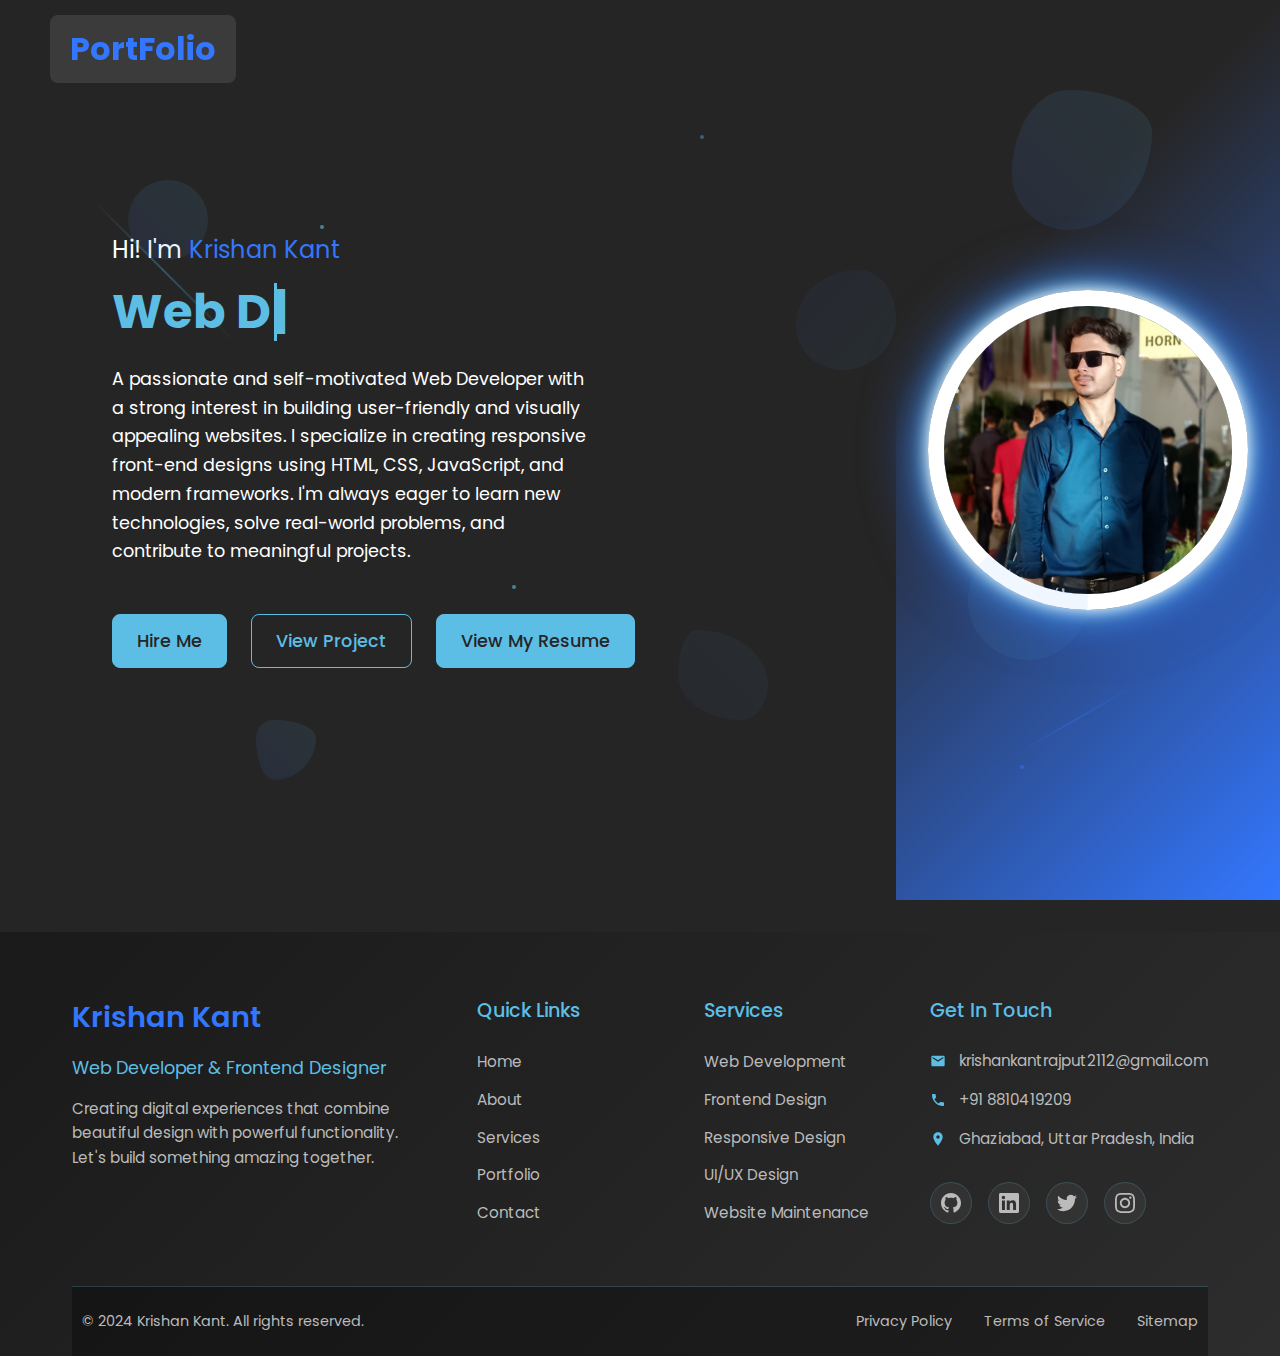
<file: index.html>
<!DOCTYPE html>
<html lang="en">

<head>
    <meta charset="UTF-8">
    <meta name="viewport" content="width=device-width, initial-scale=1.0">
    <title>Krishan Kant - Portfolio</title>
    <link rel="stylesheet" href="Assets/CSS/main-style.css">
    <link rel="icon" href="Assets/Images/My Dp.jpg" type="image/png">
</head>

<body>
    <div class="portfolio-wrapper">
        <!-- Dynamic Shapes Background -->
        <div class="dynamic-shapes">
            <div class="shape shape-1"></div>
            <div class="shape shape-2"></div>
            <div class="shape shape-3"></div>
            <div class="shape shape-4"></div>
            <div class="shape shape-5"></div>
            <div class="shape shape-6"></div>
            <div class="floating-dots">
                <div class="dot dot-1"></div>
                <div class="dot dot-2"></div>
                <div class="dot dot-3"></div>
                <div class="dot dot-4"></div>
                <div class="dot dot-5"></div>
            </div>
        </div>

        <!-- Navigation Bar -->
        <nav class="navbar" id="navbar">
            <!-- Logo -->
            <div class="logo">PortFolio</div>
            <!-- Hamburger Menu -->
            <div class="hamburger" id="hamburger">
                <span class="hamburger-line"></span>
                <span class="hamburger-line"></span>
                <span class="hamburger-line"></span>
            </div>
            <!-- Navigation Links -->
            <ul class="navlist" id="navlist">
                <li>
                    <a href="#home" style="animation-delay: 0.2s;">Home</a>
                </li>
                <li>
                    <a href="Assets/work.html" style="animation-delay: 0.4s;">Work</a>
                </li>
                <li>
                    <a href="Assets/about.html" style="animation-delay: 0.6s;">About</a>
                </li>
                <li>
                    <a href="https://nowfloat.netlify.app/" target="_blank" rel="noopener noreferrer"
                        style="animation-delay: 0.8s;">Project</a>
                </li>
            </ul>
        </nav>

        <div class="portfolio-container" id="home">
            <!-- Left Section -->
            <div class="left-container">
                <!-- Social Icons -->
                <div class="icons" id="socialIcons">
                    <a href="https://github.com/settings/profile" target="_blank" rel="noopener noreferrer"
                        style="animation-delay: 0.2s;">
                        <svg width="24" height="24" viewBox="0 0 24 24" fill="currentColor">
                            <path
                                d="M12 0c-6.626 0-12 5.373-12 12 0 5.302 3.438 9.8 8.207 11.387.599.111.793-.261.793-.577v-2.234c-3.338.726-4.033-1.416-4.033-1.416-.546-1.387-1.333-1.756-1.333-1.756-1.089-.745.083-.729.083-.729 1.205.084 1.839 1.237 1.839 1.237 1.07 1.834 2.807 1.304 3.492.997.107-.775.418-1.305.762-1.604-2.665-.305-5.467-1.334-5.467-5.931 0-1.311.469-2.381 1.236-3.221-.124-.303-.535-1.524.117-3.176 0 0 1.008-.322 3.301 1.23.957-.266 1.983-.399 3.003-.404 1.02.005 2.047.138 3.006.404 2.291-1.552 3.297-1.23 3.297-1.23.653 1.653.242 2.874.118 3.176.77.84 1.235 1.911 1.235 3.221 0 4.609-2.807 5.624-5.479 5.921.43.372.823 1.102.823 2.222v3.293c0 .319.192.694.801.576 4.765-1.589 8.199-6.086 8.199-11.386 0-6.627-5.373-12-12-12z" />
                        </svg>
                    </a>
                    <a href="https://www.linkedin.com/in/krishan-kant-615740305/" target="_blank"
                        rel="noopener noreferrer" style="animation-delay: 0.4s;">
                        <svg width="24" height="24" viewBox="0 0 24 24" fill="currentColor">
                            <path
                                d="M20.447 20.452h-3.554v-5.569c0-1.328-.027-3.037-1.852-3.037-1.853 0-2.136 1.445-2.136 2.939v5.667H9.351V9h3.414v1.561h.046c.477-.9 1.637-1.85 3.37-1.85 3.601 0 4.267 2.37 4.267 5.455v6.286zM5.337 7.433c-1.144 0-2.063-.926-2.063-2.065 0-1.138.92-2.063 2.063-2.063 1.14 0 2.064.925 2.064 2.063 0 1.139-.925 2.065-2.064 2.065zm1.782 13.019H3.555V9h3.564v11.452zM22.225 0H1.771C.792 0 0 .774 0 1.729v20.542C0 23.227.792 24 1.771 24h20.451C23.2 24 24 23.227 24 22.271V1.729C24 .774 23.2 0 22.222 0h.003z" />
                        </svg>
                    </a>
                    <a href="#" target="_blank" rel="noopener noreferrer" style="animation-delay: 0.6s;">
                        <svg width="24" height="24" viewBox="0 0 24 24" fill="currentColor">
                            <path
                                d="M23.953 4.57a10 10 0 01-2.825.775 4.958 4.958 0 002.163-2.723c-.951.555-2.005.959-3.127 1.184a4.92 4.92 0 00-8.384 4.482C7.69 8.095 4.067 6.13 1.64 3.162a4.822 4.822 0 00-.666 2.475c0 1.71.87 3.213 2.188 4.096a4.904 4.904 0 01-2.228-.616v.06a4.923 4.923 0 003.946 4.827 4.996 4.996 0 01-2.212.085 4.936 4.936 0 004.604 3.417 9.867 9.867 0 01-6.102 2.105c-.39 0-.779-.023-1.17-.067a13.995 13.995 0 007.557 2.209c9.053 0 13.998-7.496 13.998-13.985 0-.21 0-.42-.015-.63A9.935 9.935 0 0024 4.59z" />
                        </svg>
                    </a>
                    <a href="https://www.instagram.com/kkrajput_002/" target="_blank" rel="noopener noreferrer"
                        style="animation-delay: 0.8s;">
                        <svg width="24" height="24" viewBox="0 0 24 24" fill="currentColor">
                            <path
                                d="M12 2.163c3.204 0 3.584.012 4.85.07 3.252.148 4.771 1.691 4.919 4.919.058 1.265.069 1.645.069 4.849 0 3.205-.012 3.584-.069 4.849-.149 3.225-1.664 4.771-4.919 4.919-1.266.058-1.644.07-4.85.07-3.204 0-3.584-.012-4.849-.07-3.26-.149-4.771-1.699-4.919-4.92-.058-1.265-.07-1.644-.07-4.849 0-3.204.013-3.583.07-4.849.149-3.227 1.664-4.771 4.919-4.919 1.266-.057 1.645-.069 4.849-.069zm0-2.163c-3.259 0-3.667.014-4.947.072-4.358.2-6.78 2.618-6.98 6.98-.059 1.281-.073 1.689-.073 4.948 0 3.259.014 3.668.072 4.948.2 4.358 2.618 6.78 6.98 6.98 1.281.058 1.689.072 4.948.072 3.259 0 3.668-.014 4.948-.072 4.354-.2 6.782-2.618 6.979-6.98.059-1.28.073-1.689.073-4.948 0-3.259-.014-3.667-.072-4.947-.196-4.354-2.617-6.78-6.979-6.98-1.281-.059-1.69-.073-4.949-.073zm0 5.838c-3.403 0-6.162 2.759-6.162 6.162s2.759 6.163 6.162 6.163 6.162-2.759 6.162-6.163c0-3.403-2.759-6.162-6.162-6.162zm0 10.162c-2.209 0-4-1.79-4-4 0-2.209 1.791-4 4-4s4 1.791 4 4c0 2.21-1.791 4-4 4zm6.406-11.845c-.796 0-1.441.645-1.441 1.44s.645 1.44 1.441 1.44c.795 0 1.439-.645 1.439-1.44s-.644-1.44-1.439-1.44z" />
                        </svg>
                    </a>
                </div>
                <!-- Content -->
                <div class="content">
                    <p class="intro">
                        Hi! I'm <span>Krishan Kant</span>
                    </p>
                    <h1>
                        <span id="role" class="typing-text">
                            <span class="cursor">|</span>
                        </span>
                    </h1>
                    <p class="about" id="role1">
                        A passionate and self-motivated Web Developer with a strong
                        interest in building user-friendly and visually appealing websites. I specialize in creating
                        responsive front-end designs using HTML, CSS, JavaScript, and modern frameworks. I'm always
                        eager to
                        learn new technologies, solve real-world problems, and contribute to meaningful projects.
                    </p>
                    <div class="btn-container">
                        <button id="hireBtn">Hire Me</button>
                        <button id="projectBtn">View Project</button>
                        <button id="resumeBtn"
                            onclick="window.open('Assets/resume.html', '_blank')">View
                            My Resume</button>
                    </div>

                    <!-- Mobile Social Icons -->
                    <div class="mobile-social">
                        <a href="https://github.com/settings/profile" target="_blank" rel="noopener noreferrer"
                            title="GitHub">
                            <svg width="20" height="20" viewBox="0 0 24 24" fill="currentColor">
                                <path
                                    d="M12 0c-6.626 0-12 5.373-12 12 0 5.302 3.438 9.8 8.207 11.387.599.111.793-.261.793-.577v-2.234c-3.338.726-4.033-1.416-4.033-1.416-.546-1.387-1.333-1.756-1.333-1.756-1.089-.745.083-.729.083-.729 1.205.084 1.839 1.237 1.839 1.237 1.07 1.834 2.807 1.304 3.492.997.107-.775.418-1.305.762-1.604-2.665-.305-5.467-1.334-5.467-5.931 0-1.311.469-2.381 1.236-3.221-.124-.303-.535-1.524.117-3.176 0 0 1.008-.322 3.301 1.23.957-.266 1.983-.399 3.003-.404 1.02.005 2.047.138 3.006.404 2.291-1.552 3.297-1.23 3.297-1.23.653 1.653.242 2.874.118 3.176.77.84 1.235 1.911 1.235 3.221 0 4.609-2.807 5.624-5.479 5.921.43.372.823 1.102.823 2.222v3.293c0 .319.192.694.801.576 4.765-1.589 8.199-6.086 8.199-11.386 0-6.627-5.373-12-12-12z" />
                            </svg>
                        </a>
                        <a href="https://www.linkedin.com/in/krishan-kant-615740305/" target="_blank"
                            rel="noopener noreferrer" title="LinkedIn">
                            <svg width="20" height="20" viewBox="0 0 24 24" fill="currentColor">
                                <path
                                    d="M20.447 20.452h-3.554v-5.569c0-1.328-.027-3.037-1.852-3.037-1.853 0-2.136 1.445-2.136 2.939v5.667H9.351V9h3.414v1.561h.046c.477-.9 1.637-1.85 3.37-1.85 3.601 0 4.267 2.37 4.267 5.455v6.286zM5.337 7.433c-1.144 0-2.063-.926-2.063-2.065 0-1.138.92-2.063 2.063-2.063 1.14 0 2.064.925 2.064 2.063 0 1.139-.925 2.065-2.064 2.065zm1.782 13.019H3.555V9h3.564v11.452zM22.225 0H1.771C.792 0 0 .774 0 1.729v20.542C0 23.227.792 24 1.771 24h20.451C23.2 24 24 23.227 24 22.271V1.729C24 .774 23.2 0 22.222 0h.003z" />
                            </svg>
                        </a>
                        <a href="#" target="_blank" rel="noopener noreferrer" title="Twitter">
                            <svg width="20" height="20" viewBox="0 0 24 24" fill="currentColor">
                                <path
                                    d="M23.953 4.57a10 10 0 01-2.825.775 4.958 4.958 0 002.163-2.723c-.951.555-2.005.959-3.127 1.184a4.92 4.92 0 00-8.384 4.482C7.69 8.095 4.067 6.13 1.64 3.162a4.822 4.822 0 00-.666 2.475c0 1.71.87 3.213 2.188 4.096a4.904 4.904 0 01-2.228-.616v.06a4.923 4.923 0 003.946 4.827 4.996 4.996 0 01-2.212.085 4.936 4.936 0 004.604 3.417 9.867 9.867 0 01-6.102 2.105c-.39 0-.779-.023-1.17-.067a13.995 13.995 13.995 0 007.557 2.209c9.053 0 13.998-7.496 13.998-13.985 0-.21 0-.42-.015-.63A9.935 9.935 0 0024 4.59z" />
                            </svg>
                        </a>
                        <a href="https://instagram.com" target="_blank" rel="noopener noreferrer" title="Instagram">
                            <svg width="20" height="20" viewBox="0 0 24 24" fill="currentColor">
                                <path
                                    d="M12 2.163c3.204 0 3.584.012 4.85.07 3.252.148 4.771 1.691 4.919 4.919.058 1.265.069 1.645.069 4.849 0 3.205-.012 3.584-.069 4.849-.149 3.225-1.664 4.771-4.919 4.919-1.266.058-1.644.07-4.85.07-3.204 0-3.584-.012-4.849-.07-3.26-.149-4.771-1.699-4.919-4.92-.058-1.265-.07-1.644-.07-4.849 0-3.204.013-3.583.07-4.849.149-3.227 1.664-4.771 4.919-4.919 1.266-.057 1.645-.069 4.849-.069zm0-2.163c-3.259 0-3.667.014-4.947.072-4.358.2-6.78 2.618-6.98 6.98-.059 1.281-.073 1.689-.073 4.948 0 3.259.014 3.668.072 4.948.2 4.358 2.618 6.78 6.98 6.98 1.281.058 1.689.072 4.948.072 3.259 0 3.668-.014 4.948-.072 4.354-.2 6.782-2.618 6.979-6.98.059-1.28.073-1.689.073-4.948 0-3.259-.014-3.667-.072-4.947-.196-4.354-2.617-6.78-6.979-6.98-1.281-.059-1.69-.073-4.949-.073zm0 5.838c-3.403 0-6.162 2.759-6.162 6.162s2.759 6.163 6.162 6.163 6.162-2.759 6.162-6.163c0-3.403-2.759-6.162-6.162-6.162zm0 10.162c-2.209 0-4-1.79-4-4 0-2.209 1.791-4 4-4s4 1.791 4 4c0 2.21-1.791 4-4 4zm6.406-11.845c-.796 0-1.441.645-1.441 1.44s.645 1.44 1.441 1.44c.795 0 1.439-.645 1.439-1.44s-.644-1.44-1.439-1.44z" />
                            </svg>
                        </a>
                    </div>
                </div>
            </div>
            <!-- Right Section -->
            <div class="right-container">
                <div class="design">
                    <div class="circle outer-circle"></div>
                    <div class="circle profile-circle">
                        <img src="Assets/Images/My Dp.jpg" alt="Krishan Kant - Web Developer">
                    </div>
                </div>
            </div>
        </div>

        <!-- Footer Section -->
        <footer class="footer" id="contact">
            <div class="footer-container">
                <!-- Footer Top -->
                <div class="footer-top">
                    <div class="footer-section">
                        <div class="footer-brand">
                            <h3>Krishan Kant</h3>
                            <p>Web Developer & Frontend Designer</p>
                            <p class="footer-description">
                                Creating digital experiences that combine beautiful design with powerful functionality.
                                Let's build something amazing together.
                            </p>
                        </div>
                    </div>
                    <div class="footer-section">
                        <h4>Quick Links</h4>
                        <ul class="footer-links">
                            <li><a href="#home">Home</a></li>
                            <li><a href="#about">About</a></li>
                            <li><a href="#services">Services</a></li>
                            <li><a href="#portfolio">Portfolio</a></li>
                            <li><a href="#contact">Contact</a></li>
                        </ul>
                    </div>
                    <div class="footer-section">
                        <h4>Services</h4>
                        <ul class="footer-links">
                            <li><a href="#">Web Development</a></li>
                            <li><a href="#">Frontend Design</a></li>
                            <li><a href="#">Responsive Design</a></li>
                            <li><a href="#">UI/UX Design</a></li>
                            <li><a href="#">Website Maintenance</a></li>
                        </ul>
                    </div>
                    <div class="footer-section">
                        <h4>Get In Touch</h4>
                        <div class="contact-info">
                            <div class="contact-item">
                                <svg width="16" height="16" viewBox="0 0 24 24" fill="currentColor">
                                    <path
                                        d="M20 4H4c-1.1 0-1.99.9-1.99 2L2 18c0 1.1.9 2 2 2h16c1.1 0 2-.9 2-2V6c0-1.1-.9-2-2-2zm0 4l-8 5-8-5V6l8 5 8-5v2z" />
                                </svg>
                                <a href="mailto:krishankantrajput2112@gmail.com">krishankantrajput2112@gmail.com</a>
                            </div>
                            <div class="contact-item">
                                <svg width="16" height="16" viewBox="0 0 24 24" fill="currentColor">
                                    <path
                                        d="M6.62 10.79c1.44 2.83 3.76 5.14 6.59 6.59l2.2-2.2c.27-.27.67-.36 1.02-.24 1.12.37 2.33.57 3.57.57.55 0 1 .45 1 1V20c0 .55-.45 1-1 1-9.39 0-17-7.61-17-17 0-.55.45-1 1-1h3.5c.55 0 1 .45 1 1 0 1.25.2 2.45.57 3.57.11.35.03.74-.25 1.02l-2.2 2.2z" />
                                </svg>
                                <a href="tel:+918810419209">+91 8810419209</a>
                            </div>
                            <div class="contact-item">
                                <svg width="16" height="16" viewBox="0 0 24 24" fill="currentColor">
                                    <path
                                        d="M12 2C8.13 2 5 5.13 5 9c0 5.25 7 13 7 13s7-7.75 7-13c0-3.87-3.13-7-7-7zm0 9.5c-1.38 0-2.5-1.12-2.5-2.5s1.12-2.5 2.5-2.5 2.5 1.12 2.5 2.5-1.12 2.5-2.5 2.5z" />
                                </svg>
                                <span>Ghaziabad, Uttar Pradesh, India</span>
                            </div>
                        </div>
                        <!-- Footer Social Icons -->
                        <div class="footer-social">
                            <a href="https://github.com/settings/profile" target="_blank" rel="noopener noreferrer"
                                title="GitHub">
                                <svg width="20" height="20" viewBox="0 0 24 24" fill="currentColor">
                                    <path
                                        d="M12 0c-6.626 0-12 5.373-12 12 0 5.302 3.438 9.8 8.207 11.387.599.111.793-.261.793-.577v-2.234c-3.338.726-4.033-1.416-4.033-1.416-.546-1.387-1.333-1.756-1.333-1.756-1.089-.745.083-.729.083-.729 1.205.084 1.839 1.237 1.839 1.237 1.07 1.834 2.807 1.304 3.492.997.107-.775.418-1.305.762-1.604-2.665-.305-5.467-1.334-5.467-5.931 0-1.311.469-2.381 1.236-3.221-.124-.303-.535-1.524.117-3.176 0 0 1.008-.322 3.301 1.23.957-.266 1.983-.399 3.003-.404 1.02.005 2.047.138 3.006.404 2.291-1.552 3.297-1.23 3.297-1.23.653 1.653.242 2.874.118 3.176.77.84 1.235 1.911 1.235 3.221 0 4.609-2.807 5.624-5.479 5.921.43.372.823 1.102.823 2.222v3.293c0 .319.192.694.801.576 4.765-1.589 8.199-6.086 8.199-11.386 0-6.627-5.373-12-12-12z" />
                                </svg>
                            </a>
                            <a href="https://www.linkedin.com/in/krishan-kant-615740305/" target="_blank"
                                rel="noopener noreferrer" title="LinkedIn">
                                <svg width="20" height="20" viewBox="0 0 24 24" fill="currentColor">
                                    <path
                                        d="M20.447 20.452h-3.554v-5.569c0-1.328-.027-3.037-1.852-3.037-1.853 0-2.136 1.445-2.136 2.939v5.667H9.351V9h3.414v1.561h.046c.477-.9 1.637-1.85 3.37-1.85 3.601 0 4.267 2.37 4.267 5.455v6.286zM5.337 7.433c-1.144 0-2.063-.926-2.063-2.065 0-1.138.92-2.063 2.063-2.063 1.14 0 2.064.925 2.064 2.063 0 1.139-.925 2.065-2.064 2.065zm1.782 13.019H3.555V9h3.564v11.452zM22.225 0H1.771C.792 0 0 .774 0 1.729v20.542C0 23.227.792 24 1.771 24h20.451C23.2 24 24 23.227 24 22.271V1.729C24 .774 23.2 0 22.222 0h.003z" />
                                </svg>
                            </a>
                            <a href="#" target="_blank" rel="noopener noreferrer" title="Twitter">
                                <svg width="20" height="20" viewBox="0 0 24 24" fill="currentColor">
                                    <path
                                        d="M23.953 4.57a10 10 0 01-2.825.775 4.958 4.958 0 002.163-2.723c-.951.555-2.005.959-3.127 1.184a4.92 4.92 0 00-8.384 4.482C7.69 8.095 4.067 6.13 1.64 3.162a4.822 4.822 0 00-.666 2.475c0 1.71.87 3.213 2.188 4.096a4.904 4.904 0 01-2.228-.616v.06a4.923 4.923 0 003.946 4.827 4.996 4.996 0 01-2.212.085 4.936 4.936 0 004.604 3.417 9.867 9.867 0 01-6.102 2.105c-.39 0-.779-.023-1.17-.067a13.995 13.995 0 007.557 2.209c9.053 0 13.998-7.496 13.998-13.985 0-.21 0-.42-.015-.63A9.935 9.935 0 0024 4.59z" />
                                </svg>
                            </a>
                            <a href="https://instagram.com" target="_blank" rel="noopener noreferrer" title="Instagram">
                                <svg width="20" height="20" viewBox="0 0 24 24" fill="currentColor">
                                    <path
                                        d="M12 2.163c3.204 0 3.584.012 4.85.07 3.252.148 4.771 1.691 4.919 4.919.058 1.265.069 1.645.069 4.849 0 3.205-.012 3.584-.069 4.849-.149 3.225-1.664 4.771-4.919 4.919-1.266.058-1.644.07-4.85.07-3.204 0-3.584-.012-4.849-.07-3.26-.149-4.771-1.699-4.919-4.92-.058-1.265-.07-1.644-.07-4.849 0-3.204.013-3.583.07-4.849.149-3.227 1.664-4.771 4.919-4.919 1.266-.057 1.645-.069 4.849-.069zm0-2.163c-3.259 0-3.667.014-4.947.072-4.358.2-6.78 2.618-6.98 6.98-.059 1.281-.073 1.689-.073 4.948 0 3.259.014 3.668.072 4.948.2 4.358 2.618 6.78 6.98 6.98 1.281.058 1.689.072 4.948.072 3.259 0 3.668-.014 4.948-.072 4.354-.2 6.782-2.618 6.979-6.98.059-1.28.073-1.689.073-4.948 0-3.259-.014-3.667-.072-4.947-.196-4.354-2.617-6.78-6.979-6.98-1.281-.059-1.69-.073-4.949-.073zm0 5.838c-3.403 0-6.162 2.759-6.162 6.162s2.759 6.163 6.162 6.163 6.162-2.759 6.162-6.163c0-3.403-2.759-6.162-6.162-6.162zm0 10.162c-2.209 0-4-1.79-4-4 0-2.209 1.791-4 4-4s4 1.791 4 4c0 2.21-1.791 4-4 4zm6.406-11.845c-.796 0-1.441.645-1.441 1.44s.645 1.44 1.441 1.44c.795 0 1.439-.645 1.439-1.44s-.644-1.44-1.439-1.44z" />
                                </svg>
                            </a>
                        </div>
                    </div>
                </div>
                <!-- Footer Bottom -->
                <div class="footer-bottom">
                    <div class="footer-bottom-content">
                        <p>&copy; 2024 Krishan Kant. All rights reserved.</p>
                        <div class="footer-bottom-links">
                            <a href="#privacy">Privacy Policy</a>
                            <a href="#terms">Terms of Service</a>
                            <a href="#sitemap">Sitemap</a>
                        </div>
                    </div>
                </div>
            </div>
        </footer>
    </div>
    <script src="Assets/js/script.js"></script>
</body>


</html>
</file>
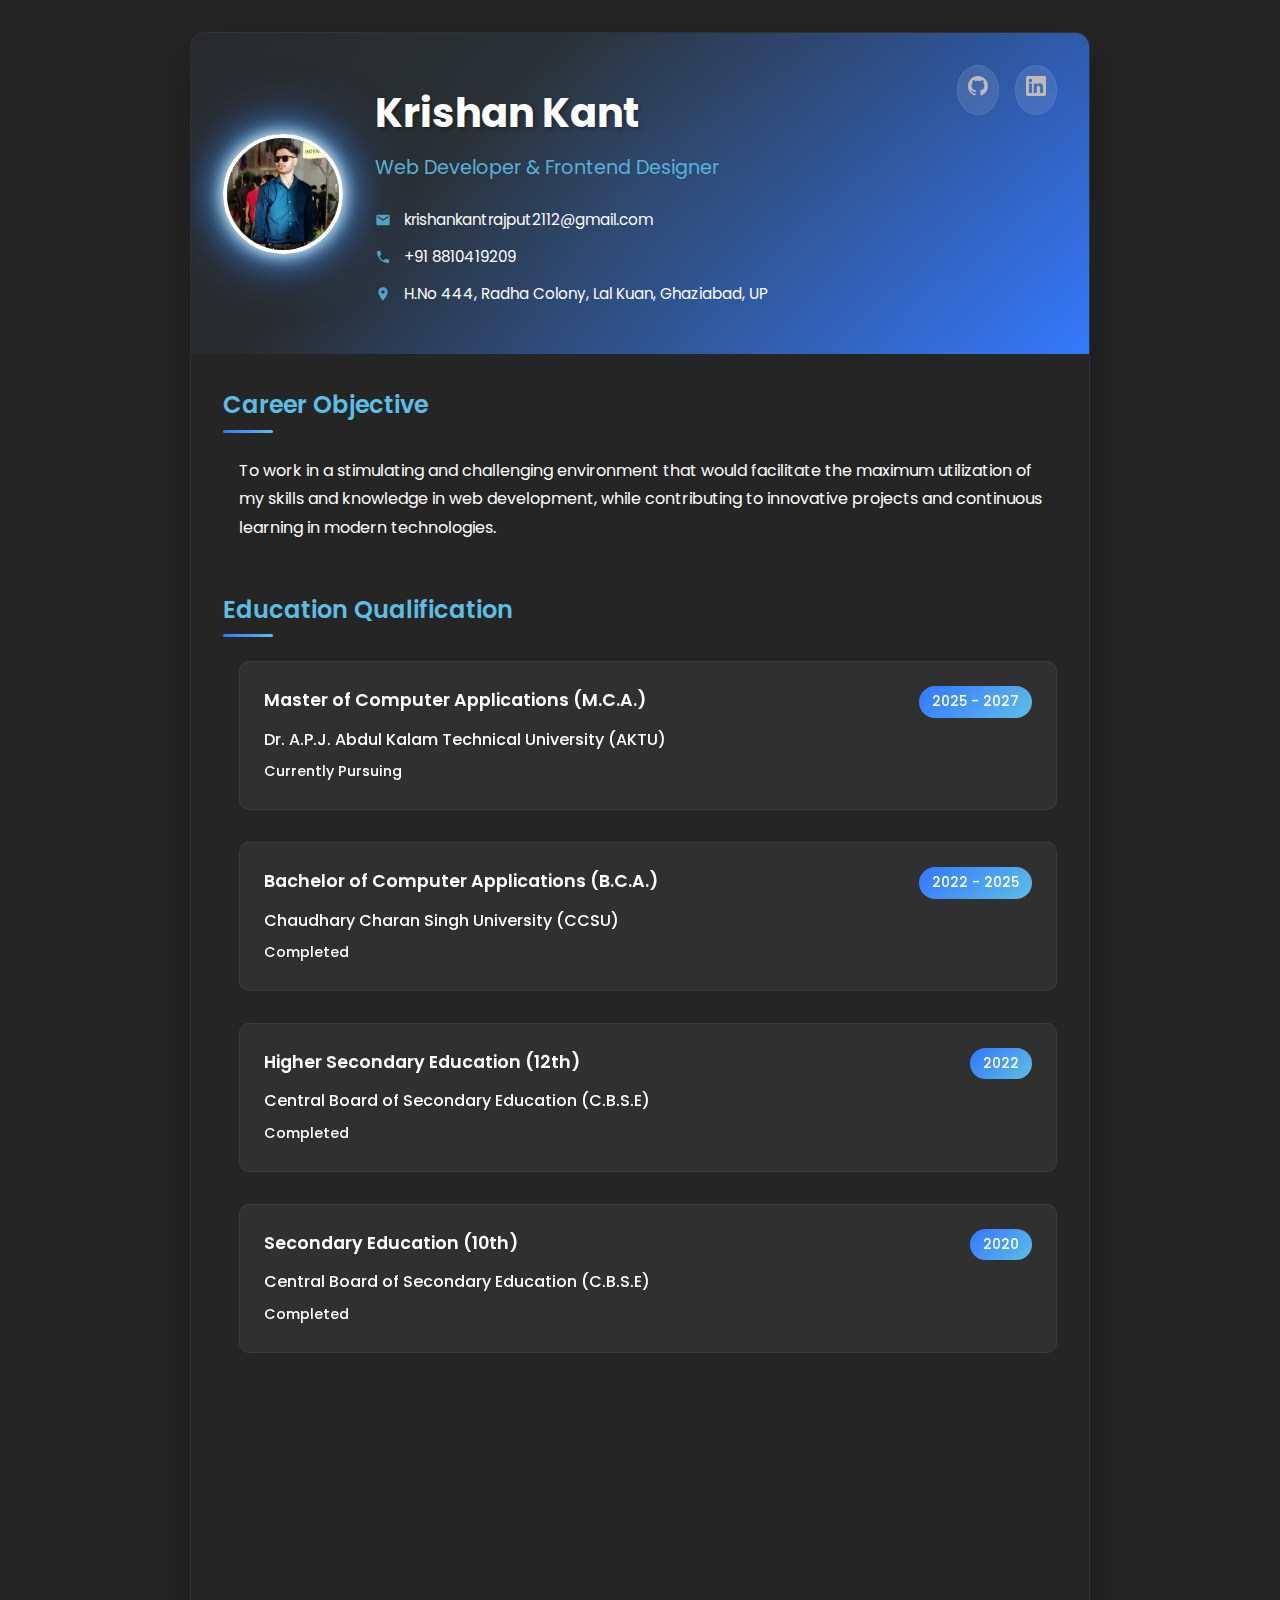
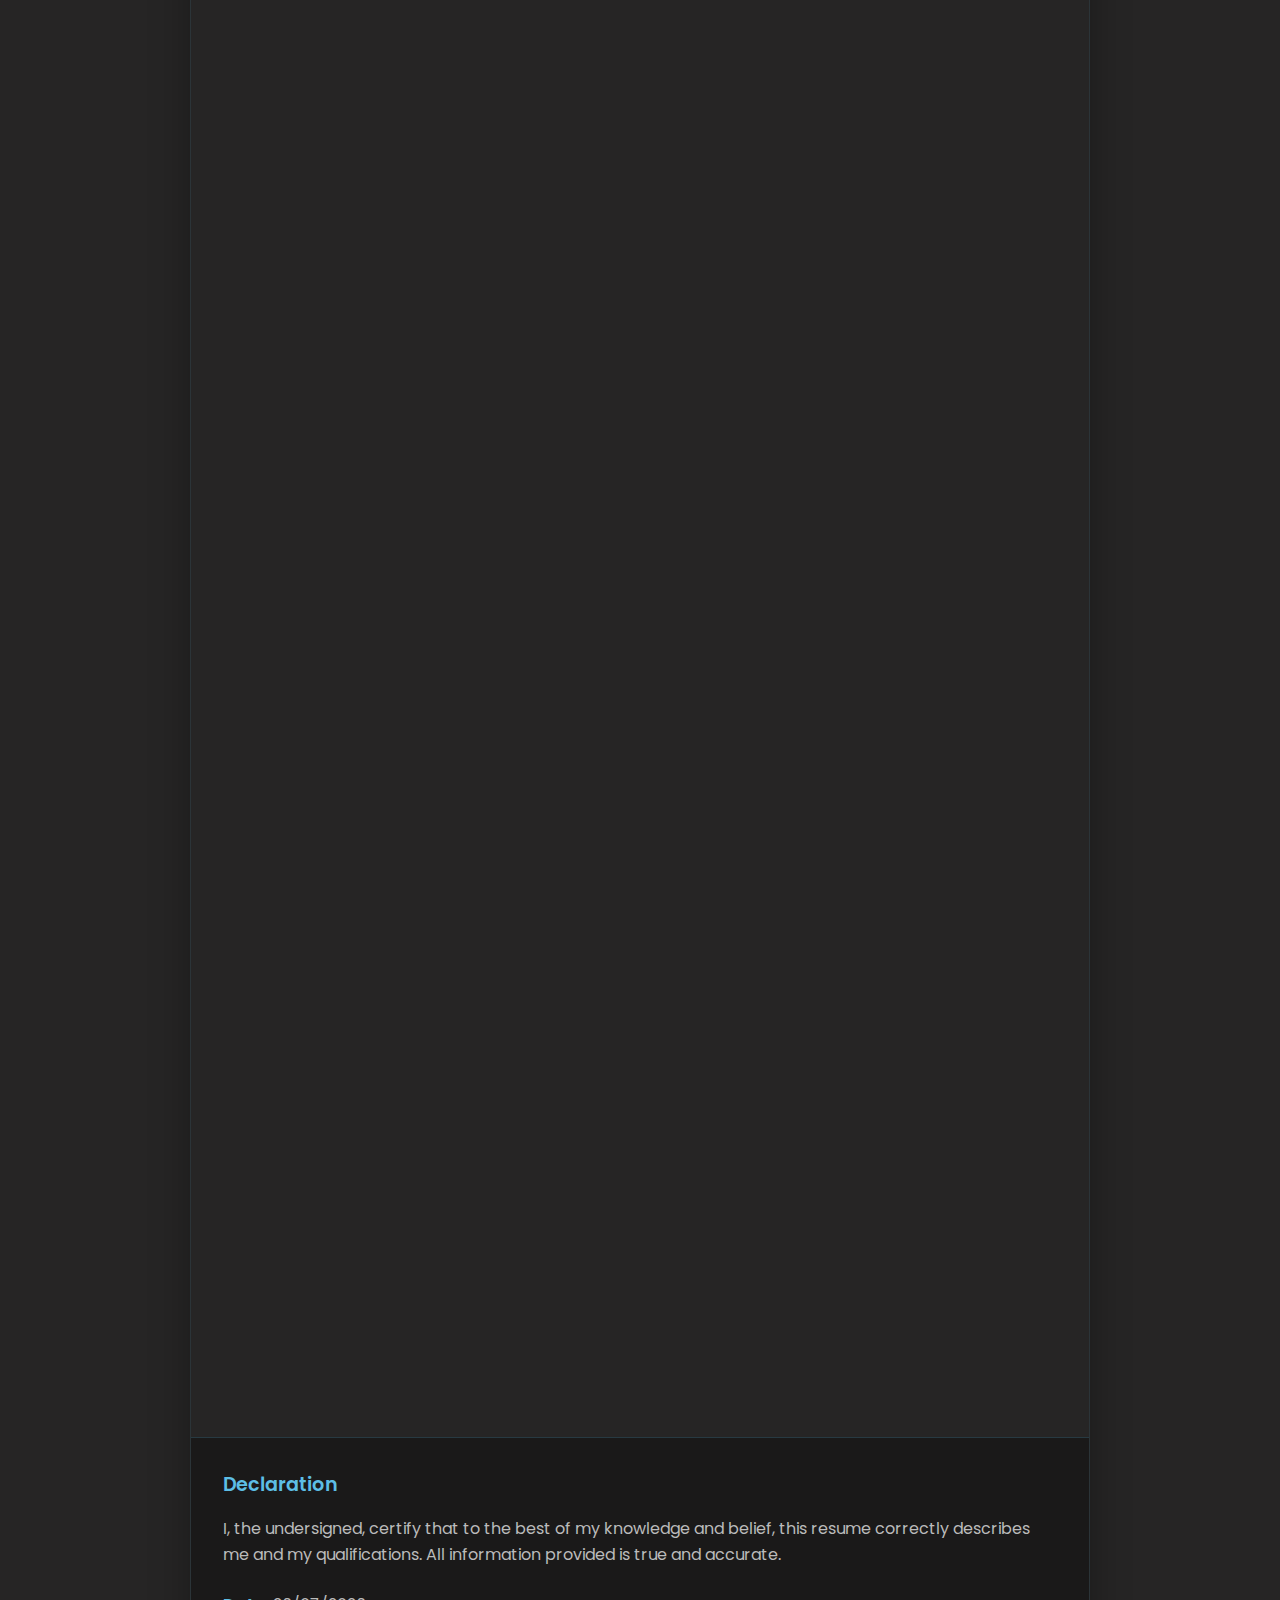
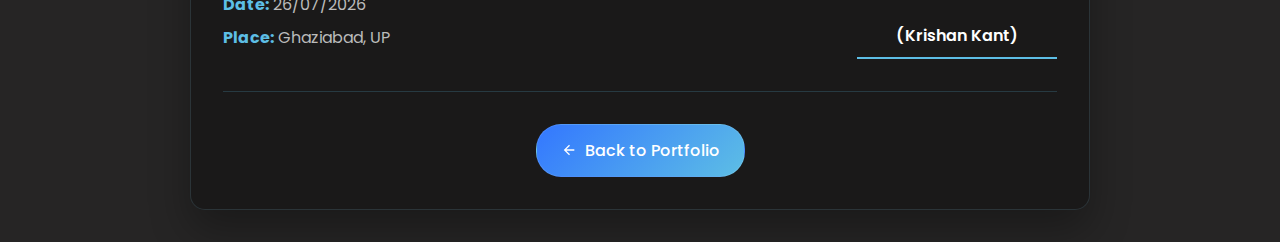
<file: Assets/resume.html>
<!DOCTYPE html>
<html lang="en">
<head>
    <meta charset="UTF-8">
    <meta name="viewport" content="width=device-width, initial-scale=1.0">
    <title>Krishan Kant - Resume</title>
    <link rel="stylesheet" href="CSS/resume-style.css">
    <link rel="icon" href="Images/My Dp.jpg" type="image/png">
</head>
<body>
    <div class="resume-container">
        <!-- Header Section -->
        <header class="resume-header">
            <div class="profile-section">
                <div class="profile-image">
                    <img src="Images/My Dp.jpg" alt="Krishan Kant">
                </div>
                <div class="profile-info">
                    <h1>Krishan Kant</h1>
                    <h2>Web Developer & Frontend Designer</h2>
                    <div class="contact-info">
                        <div class="contact-item">
                            <svg width="16" height="16" viewBox="0 0 24 24" fill="currentColor">
                                <path d="M20 4H4c-1.1 0-1.99.9-1.99 2L2 18c0 1.1.9 2 2 2h16c1.1 0 2-.9 2-2V6c0-1.1-.9-2-2-2zm0 4l-8 5-8-5V6l8 5 8-5v2z"/>
                            </svg>
                            <span>krishankantrajput2112@gmail.com</span>
                        </div>
                        <div class="contact-item">
                            <svg width="16" height="16" viewBox="0 0 24 24" fill="currentColor">
                                <path d="M6.62 10.79c1.44 2.83 3.76 5.14 6.59 6.59l2.2-2.2c.27-.27.67-.36 1.02-.24 1.12.37 2.33.57 3.57.57.55 0 1 .45 1 1V20c0 .55-.45 1-1 1-9.39 0-17-7.61-17-17 0-.55.45-1 1-1h3.5c.55 0 1 .45 1 1 0 1.25.2 2.45.57 3.57.11.35.03.74-.25 1.02l-2.2 2.2z"/>
                            </svg>
                            <span>+91 8810419209</span>
                        </div>
                        <div class="contact-item">
                            <svg width="16" height="16" viewBox="0 0 24 24" fill="currentColor">
                                <path d="M12 2C8.13 2 5 5.13 5 9c0 5.25 7 13 7 13s7-7.75 7-13c0-3.87-3.13-7-7-7zm0 9.5c-1.38 0-2.5-1.12-2.5-2.5s1.12-2.5 2.5-2.5 2.5 1.12 2.5 2.5-1.12 2.5-2.5 2.5z"/>
                            </svg>
                            <span>H.No 444, Radha Colony, Lal Kuan, Ghaziabad, UP</span>
                        </div>
                    </div>
                </div>
            </div>
            <div class="social-links">
                <a href="https://github.com/settings/profile" target="_blank" rel="noopener noreferrer">
                    <svg width="20" height="20" viewBox="0 0 24 24" fill="currentColor">
                        <path d="M12 0c-6.626 0-12 5.373-12 12 0 5.302 3.438 9.8 8.207 11.387.599.111.793-.261.793-.577v-2.234c-3.338.726-4.033-1.416-4.033-1.416-.546-1.387-1.333-1.756-1.333-1.756-1.089-.745.083-.729.083-.729 1.205.084 1.839 1.237 1.839 1.237 1.07 1.834 2.807 1.304 3.492.997.107-.775.418-1.305.762-1.604-2.665-.305-5.467-1.334-5.467-5.931 0-1.311.469-2.381 1.236-3.221-.124-.303-.535-1.524.117-3.176 0 0 1.008-.322 3.301 1.23.957-.266 1.983-.399 3.003-.404 1.02.005 2.047.138 3.006.404 2.291-1.552 3.297-1.23 3.297-1.23.653 1.653.242 2.874.118 3.176.77.84 1.235 1.911 1.235 3.221 0 4.609-2.807 5.624-5.479 5.921.43.372.823 1.102.823 2.222v3.293c0 .319.192.694.801.576 4.765-1.589 8.199-6.086 8.199-11.386 0-6.627-5.373-12-12-12z"/>
                    </svg>
                </a>
                <a href="https://www.linkedin.com/in/krishan-kant-615740305/" target="_blank" rel="noopener noreferrer">
                    <svg width="20" height="20" viewBox="0 0 24 24" fill="currentColor">
                        <path d="M20.447 20.452h-3.554v-5.569c0-1.328-.027-3.037-1.852-3.037-1.853 0-2.136 1.445-2.136 2.939v5.667H9.351V9h3.414v1.561h.046c.477-.9 1.637-1.85 3.37-1.85 3.601 0 4.267 2.37 4.267 5.455v6.286zM5.337 7.433c-1.144 0-2.063-.926-2.063-2.065 0-1.138.92-2.063 2.063-2.063 1.14 0 2.064.925 2.064 2.063 0 1.139-.925 2.065-2.064 2.065zm1.782 13.019H3.555V9h3.564v11.452zM22.225 0H1.771C.792 0 0 .774 0 1.729v20.542C0 23.227.792 24 1.771 24h20.451C23.2 24 24 23.227 24 22.271V1.729C24 .774 23.2 0 22.222 0h.003z"/>
                    </svg>
                </a>
            </div>
        </header>

        <!-- Main Content -->
        <main class="resume-main">
            <!-- Career Objective -->
            <section class="resume-section">
                <h3>Career Objective</h3>
                <div class="section-content">
                    <p>To work in a stimulating and challenging environment that would facilitate the maximum utilization of my skills and knowledge in web development, while contributing to innovative projects and continuous learning in modern technologies.</p>
                </div>
            </section>

            <!-- Education -->
            <section class="resume-section">
                <h3>Education Qualification</h3>
                <div class="section-content">
                    <div class="education-item">
                        <div class="education-header">
                            <h4>Master of Computer Applications (M.C.A.)</h4>
                            <span class="year">2025 - 2027</span>
                        </div>
                        <p class="institution">Dr. A.P.J. Abdul Kalam Technical University (AKTU)</p>
                        <p class="status">Currently Pursuing</p>
                    </div>
                    <div class="education-item">
                        <div class="education-header">
                            <h4>Bachelor of Computer Applications (B.C.A.)</h4>
                            <span class="year">2022 - 2025</span>
                        </div>
                        <p class="institution">Chaudhary Charan Singh University (CCSU)</p>
                        <p class="status">Completed</p>
                    </div>
                    <div class="education-item">
                        <div class="education-header">
                            <h4>Higher Secondary Education (12th)</h4>
                            <span class="year">2022</span>
                        </div>
                        <p class="institution">Central Board of Secondary Education (C.B.S.E)</p>
                        <p class="status">Completed</p>
                    </div>
                    <div class="education-item">
                        <div class="education-header">
                            <h4>Secondary Education (10th)</h4>
                            <span class="year">2020</span>
                        </div>
                        <p class="institution">Central Board of Secondary Education (C.B.S.E)</p>
                        <p class="status">Completed</p>
                    </div>
                </div>
            </section>

            <!-- Experience -->
            <section class="resume-section">
                <h3>Experience</h3>
                <div class="section-content">
                    <div class="experience-item">
                        <div class="experience-header">
                            <h4>Fresher - Ready to Start Career</h4>
                            <span class="year">2024</span>
                        </div>
                        <p>Eager to begin my professional journey in web development. Currently working on personal projects and building a strong portfolio to showcase my skills in modern web technologies.</p>
                        <div class="project-highlight">
                            <strong>Recent Project:</strong>
                            <a href="https://nowfloat.netlify.app/" target="_blank" rel="noopener noreferrer">NowFloat - Web Application</a>
                        </div>
                        <div class="project-highlight">
                            <strong>Recent Project:</strong>
                            <a href="#" target="_blank" rel="noopener noreferrer">Women Security - Web Application</a>
                        </div>
                    </div>
                </div>
            </section>

            <!-- Technical Skills -->
            <section class="resume-section">
                <h3>Technical Skills</h3>
                <div class="section-content">
                    <div class="skills-grid">
                        <div class="skill-category">
                            <h4>Programming Languages</h4>
                            <div class="skills-list">
                                <span class="skill-tag">C Language</span>
                                <span class="skill-tag">JavaScript</span>
                            </div>
                        </div>
                        <div class="skill-category">
                            <h4>Web Technologies</h4>
                            <div class="skills-list">
                                <span class="skill-tag">HTML5</span>
                                <span class="skill-tag">CSS3</span>
                                <span class="skill-tag">Responsive Design</span>
                            </div>
                        </div>
                        <div class="skill-category">
                            <h4>Office Applications</h4>
                            <div class="skills-list">
                                <span class="skill-tag">MS Word</span>
                                <span class="skill-tag">MS Excel</span>
                                <span class="skill-tag">PowerPoint</span>
                            </div>
                        </div>
                        <div class="skill-category">
                            <h4>Development Tools</h4>
                            <div class="skills-list">
                                <span class="skill-tag">VS Code</span>
                                <span class="skill-tag">Brackets</span>
                                <span class="skill-tag">Git</span>
                                <span class="skill-tag">Netlify</span>
                                <span class="skill-tag">InfinityFree</span>
                                <span class="skill-tag">Browser DevTools</span>
                            </div>
                        </div>
                    </div>
                </div>
            </section>

            <!-- Interests -->
            <section class="resume-section">
                <h3>Interests & Hobbies</h3>
                <div class="section-content">
                    <div class="interests-grid">
                        <div class="interest-item">
                            <svg width="24" height="24" viewBox="0 0 24 24" fill="currentColor">
                                <path d="M14,6V4H10V6H9A1,1 0 0,0 8,7V8H6A2,2 0 0,0 4,10V20A2,2 0 0,0 6,22H18A2,2 0 0,0 20,20V10A2,2 0 0,0 18,8H16V7A1,1 0 0,0 15,6H14M12,2A2,2 0 0,1 14,4V6H10V4A2,2 0 0,1 12,2Z"/>
                            </svg>
                            <div>
                                <h4>Travel</h4>
                                <p>Exploring new places and cultures</p>
                            </div>
                        </div>
                        <div class="interest-item">
                            <svg width="24" height="24" viewBox="0 0 24 24" fill="currentColor">
                                <path d="M12,2A10,10 0 0,0 2,12A10,10 0 0,0 12,22A10,10 0 0,0 22,12A10,10 0 0,0 12,2M12,4A8,8 0 0,1 20,12A8,8 0 0,1 12,20A8,8 0 0,1 4,12A8,8 0 0,1 12,4Z"/>
                            </svg>
                            <div>
                                <h4>Outdoor Games</h4>
                                <p>Playing sports and staying active</p>
                            </div>
                        </div>
                        <div class="interest-item">
                            <svg width="24" height="24" viewBox="0 0 24 24" fill="currentColor">
                                <path d="M12,2L13.09,8.26L22,9L13.09,9.74L12,16L10.91,9.74L2,9L10.91,8.26L12,2Z"/>
                            </svg>
                            <div>
                                <h4>Learning New Technologies</h4>
                                <p>Staying updated with latest web trends</p>
                            </div>
                        </div>
                    </div>
                </div>
            </section>

            <!-- Personal Information -->
            <section class="resume-section">
                <h3>Personal Information</h3>
                <div class="section-content">
                    <div class="personal-info-grid">
                        <div class="info-item">
                            <strong>Father's Name:</strong>
                            <span>Mr. Satendra Kumar</span>
                        </div>
                        <div class="info-item">
                            <strong>Date of Birth:</strong>
                            <span>21st December, 2004</span>
                        </div>
                        <div class="info-item">
                            <strong>Nationality:</strong>
                            <span>Indian</span>
                        </div>
                        <div class="info-item">
                            <strong>Religion:</strong>
                            <span>Hindu</span>
                        </div>
                        <div class="info-item">
                            <strong>Marital Status:</strong>
                            <span>Unmarried</span>
                        </div>
                        <div class="info-item">
                            <strong>Languages Known:</strong>
                            <span>Hindi & English</span>
                        </div>
                    </div>
                </div>
            </section>
        </main>

        <!-- Footer -->
        <footer class="resume-footer">
            <div class="declaration">
                <h3>Declaration</h3>
                <p>I, the undersigned, certify that to the best of my knowledge and belief, this resume correctly describes me and my qualifications. All information provided is true and accurate.</p>
                <div class="signature-section">
                    <div class="signature-left">
                        <p><strong>Date:</strong> <span id="current-date"></span></p>
                        <p><strong>Place:</strong> Ghaziabad, UP</p>
                    </div>
                    <div class="signature-right">
                        <div class="signature-line">
                            <span>(Krishan Kant)</span>
                        </div>
                    </div>
                </div>
            </div>
            <div class="back-to-portfolio">
                <a href="portfolio-krishankant.netlify.app" class="back-btn">
                    <svg width="16" height="16" viewBox="0 0 24 24" fill="currentColor">
                        <path d="M20,11V13H8L13.5,18.5L12.08,19.92L4.16,12L12.08,4.08L13.5,5.5L8,11H20Z"/>
                    </svg>
                    Back to Portfolio
                </a>
            </div>
        </footer>
    </div>

    <script>
        // Set current date
        document.getElementById('current-date').textContent = new Date().toLocaleDateString('en-GB');
        
        // Add smooth scroll behavior
        document.documentElement.style.scrollBehavior = 'smooth';
        
        // Add animation on scroll
        const observerOptions = {
            threshold: 0.1,
            rootMargin: '0px 0px -50px 0px'
        };

        const observer = new IntersectionObserver((entries) => {
            entries.forEach(entry => {
                if (entry.isIntersecting) {
                    entry.target.classList.add('animate-in');
                }
            });
        }, observerOptions);

        // Observe all sections
        document.querySelectorAll('.resume-section').forEach(section => {
            observer.observe(section);
        });
    </script>
</body>
</html>
</file>
<file: Assets/CSS/main-style.css>
@import url('https://fonts.googleapis.com/css2?family=Poppins:ital,wght@0,100;0,200;0,300;0,400;0,500;0,600;0,700;0,800;0,900;1,100;1,200;1,300;1,400;1,500;1,600;1,700;1,800;1,900&display=swap');

* {
    margin: 0;
    padding: 0;
    box-sizing: border-box;
    font-family: "Poppins", sans-serif;
}


/* Smooth scrolling */
html {
    scroll-behavior: smooth;

}

body {
    background: #262525;
    opacity: 0;
    transition: opacity 0.5s ease-in-out;
}

body.loaded {
    opacity: 1;
}

.portfolio-wrapper {
    min-height: 100vh;
    width: 100%;
    position: relative;
    overflow-x: hidden;
}

/* Dynamic Shapes Background */
.dynamic-shapes {
    position: fixed;
    top: 0;
    left: 0;
    width: 100%;
    height: 100%;
    pointer-events: none;
    z-index: 1;
}

.shape {
    position: absolute;
    border-radius: 50%;
    background: linear-gradient(45deg, rgba(51, 119, 255, 0.1), rgba(93, 190, 229, 0.1));
    animation: float 6s ease-in-out infinite;
}

.shape-1 {
    width: 80px;
    height: 80px;
    top: 20%;
    left: 10%;
    animation-delay: 0s;
    animation-duration: 8s;
}

.shape-2 {
    width: 120px;
    height: 120px;
    top: 60%;
    right: 15%;
    animation-delay: -2s;
    animation-duration: 10s;
    background: linear-gradient(45deg, rgba(93, 190, 229, 0.08), rgba(51, 119, 255, 0.08));
}

.shape-3 {
    width: 60px;
    height: 60px;
    top: 80%;
    left: 20%;
    animation-delay: -4s;
    animation-duration: 7s;
    border-radius: 30% 70% 70% 30% / 30% 30% 70% 70%;
}

.shape-4 {
    width: 100px;
    height: 100px;
    top: 30%;
    right: 30%;
    animation-delay: -1s;
    animation-duration: 9s;
    border-radius: 63% 37% 54% 46% / 55% 48% 52% 45%;
    background: linear-gradient(135deg, rgba(51, 119, 255, 0.06), rgba(93, 190, 229, 0.06));
}

.shape-5 {
    width: 140px;
    height: 140px;
    top: 10%;
    right: 10%;
    animation-delay: -3s;
    animation-duration: 12s;
    border-radius: 40% 60% 60% 40% / 60% 30% 70% 40%;
}

.shape-6 {
    width: 90px;
    height: 90px;
    top: 70%;
    right: 40%;
    animation-delay: -5s;
    animation-duration: 11s;
    border-radius: 20% 80% 30% 70% / 50% 60% 40% 50%;
    background: linear-gradient(225deg, rgba(93, 190, 229, 0.05), rgba(51, 119, 255, 0.05));
}

/* Floating Dots */
.floating-dots {
    position: absolute;
    width: 100%;
    height: 100%;
}

.dot {
    position: absolute;
    width: 4px;
    height: 4px;
    background: rgba(93, 190, 229, 0.6);
    border-radius: 50%;
    animation: floatDots 4s ease-in-out infinite;
}

.dot-1 {
    top: 25%;
    left: 25%;
    animation-delay: 0s;
    animation-duration: 5s;
}

.dot-2 {
    top: 45%;
    right: 25%;
    animation-delay: -1s;
    animation-duration: 6s;
    background: rgba(51, 119, 255, 0.6);
}

.dot-3 {
    top: 65%;
    left: 40%;
    animation-delay: -2s;
    animation-duration: 4s;
}

.dot-4 {
    top: 15%;
    right: 45%;
    animation-delay: -3s;
    animation-duration: 7s;
    background: rgba(93, 190, 229, 0.4);
}

.dot-5 {
    top: 85%;
    right: 20%;
    animation-delay: -4s;
    animation-duration: 5.5s;
    background: rgba(51, 119, 255, 0.5);
}

/* Shape Animations */
@keyframes float {
    0%, 100% {
        transform: translateY(0px) rotate(0deg);
    }
    25% {
        transform: translateY(-20px) rotate(90deg);
    }
    50% {
        transform: translateY(-10px) rotate(180deg);
    }
    75% {
        transform: translateY(-30px) rotate(270deg);
    }
}

@keyframes floatDots {
    0%, 100% {
        transform: translateY(0px) translateX(0px);
        opacity: 0.6;
    }
    25% {
        transform: translateY(-15px) translateX(10px);
        opacity: 1;
    }
    50% {
        transform: translateY(-5px) translateX(-5px);
        opacity: 0.8;
    }
    75% {
        transform: translateY(-25px) translateX(15px);
        opacity: 0.4;
    }
}

/* Pulse Animation for Interactive Elements */
@keyframes pulse {
    0% {
        box-shadow: 0 0 0 0 rgba(93, 190, 229, 0.4);
    }
    70% {
        box-shadow: 0 0 0 10px rgba(93, 190, 229, 0);
    }
    100% {
        box-shadow: 0 0 0 0 rgba(93, 190, 229, 0);
    }
}

/* Add pulse effect to profile circle */
.profile-circle {
    width: 20rem;
    height: 20rem;
    border: 1rem solid #fff;
    overflow: hidden;
    box-shadow:
        0 0 1rem #fff,
        inset 0 0 1rem #fff,
        0 0 2rem #5dbee5,
        inset 0 0 2rem #5dbee5,
        0 0 4rem #3377ff,
        inset 0 0 4rem #3377ff;
    animation: pulse 3s infinite;
}

/* Geometric Lines */
.dynamic-shapes::before {
    content: '';
    position: absolute;
    top: 30%;
    left: 5%;
    width: 200px;
    height: 2px;
    background: linear-gradient(90deg, transparent, rgba(93, 190, 229, 0.3), transparent);
    transform: rotate(45deg);
    animation: slideIn 8s ease-in-out infinite;
}

.dynamic-shapes::after {
    content: '';
    position: absolute;
    bottom: 20%;
    right: 10%;
    width: 150px;
    height: 2px;
    background: linear-gradient(90deg, transparent, rgba(51, 119, 255, 0.3), transparent);
    transform: rotate(-30deg);
    animation: slideIn 10s ease-in-out infinite reverse;
}

@keyframes slideIn {
    0%, 100% {
        opacity: 0;
        transform: translateX(-50px) rotate(45deg);
    }
    50% {
        opacity: 1;
        transform: translateX(0px) rotate(45deg);
    }
}

/* Default navbar */
.navbar {
    position: fixed;
    top: 0;
    width: 100%;
    height: 16vh;
    padding: 20px;
    background-color: transparent;
    color: white;
    z-index: 999;
    transition: background-color 0.3s ease, box-shadow 0.3s ease;
}

/* Navbar after scroll */
.navbar.scrolled {
    background-color: rgba(38, 37, 37, 0.8);
    backdrop-filter: blur(10px);
    -webkit-backdrop-filter: blur(10px);
    box-shadow: 0 2px 10px rgba(0, 0, 0, 0.2);
    border-bottom: 1px solid rgba(93, 190, 229, 0.1);
}

.logo {
    position: absolute;
    top: 15px;
    left: 50px;
    padding: 10px 20px;
    font-size: 2em;
    color: #3377ff;
    font-weight: bold;
    background: rgba(255, 255, 255, 0.1);
    backdrop-filter: blur(10px);
    border-radius: 8px;
    z-index: 50;
}

.hamburger {
    display: none;
    position: absolute;
    top: 24px;
    right: 24px;
    cursor: pointer;
    z-index: 50;
    padding: 8px;
    flex-direction: column;
    gap: 4px;
    transition: transform 0.3s ease;
}

.hamburger:hover {
    transform: scale(1.1);
}

.hamburger-line {
    width: 25px;
    height: 3px;
    background-color: #fff;
    transition: all 0.3s ease;
    border-radius: 2px;
}

.hamburger.active .hamburger-line:nth-child(1) {
    transform: rotate(45deg) translate(6px, 6px);
}

.hamburger.active .hamburger-line:nth-child(2) {
    opacity: 0;
}

.hamburger.active .hamburger-line:nth-child(3) {
    transform: rotate(-45deg) translate(6px, -6px);
}

.navlist {
    display: flex;
    gap: 3.5rem;
    height: 15vh;
    justify-content: center;
    align-items: center;
    position: fixed;
    width: 95%;
    list-style: none;
}

.navlist li a {
    text-decoration: none;
    text-transform: uppercase;
    font-size: 1rem;
    position: relative;
    color: #fff;
    display: inline-block;
    transition: transform 0.3s ease, color 0.3s ease;
    animation: bounceIn 0.6s ease forwards;
    opacity: 0;
}

.navlist li a:hover {
    color: #5dbee5;
    transform: scale(1.2) rotate(5deg);
}

.navlist li a::after {
    content: "";
    position: absolute;
    background: #5dbee5;
    width: 100%;
    height: 0.1rem;
    left: 0;
    bottom: -5px;
    transform: scaleX(0);
    transform-origin: bottom right;
    transition: transform 0.5s;
}

.navlist li a:hover::after {
    transform: scaleX(1);
    transform-origin: bottom left;
}

/* Portfolio Container */
.portfolio-container {
    display: flex;
    min-height: 100vh;
    width: 100%;
}

/* Left Container */
.left-container {
    background: #262525;
    width: 70%;
    min-height: 100vh;
    display: flex;
    align-items: center;
    position: relative;
    padding-left: 3rem;
}

/* Social Icons */
.icons {
    position: absolute;
    left: 2rem;
    top: 50%;
    transform: translateY(-50%);
    display: flex;
    flex-direction: column;
    gap: 3rem;
    z-index: 10;
    opacity: 0;
    transition: opacity 0.6s ease, transform 0.6s ease;
}

.icons.animate {
    opacity: 1;
    transform: translateY(-50%) translateX(0);
}

.icons.mobile {
    position: absolute;
    top: 1rem;
    right: 1rem;
    flex-direction: row;
    gap: 1.5rem;
    transform: none;
}

.icons a {
    color: #bbb;
    font-size: 1.5rem;
    padding: 12px;
    border-radius: 50%;
    transition: all 0.3s ease;
    animation: bounceIn 0.6s ease forwards;
    opacity: 0;
}

.icons a:hover {
    color: white;
    background-color: rgba(51, 119, 255, 0.2);
    transform: scale(1.2) rotate(12deg);
    box-shadow: 0 8px 20px rgba(0, 123, 255, 0.4);
}

.icons svg {
    width: 24px;
    height: 24px;
}

/* Content */
.content {
    width: 100%;
    max-width: 600px;
    margin-left: 4rem;
    opacity: 0;
    transform: translateX(-50px);
    transition: opacity 0.8s ease, transform 0.8s ease;
}

.content.animate {
    opacity: 1;
    transform: translateX(0);
}

.content .intro {
    font-size: 1.5rem;
    color: #fff;
    margin-bottom: 1rem;
}

.content .intro span {
    color: #3377ff;
}

.content h1 {
    font-size: 3rem;
    color: #5dbee5;
    font-weight: bold;
    margin-bottom: 1.5rem;
    line-height: 1.2;
    min-height: 3.6rem;
}

/* Typing Effect Styles */
.typing-text {
    display: inline-block;
    position: relative;
}

.cursor {
    display: inline-block;
    background-color: #5dbee5;
    margin-left: 3px;
    width: 3px;
    animation: blink 1s infinite;
}

@keyframes blink {
    0%, 50% {
        opacity: 1;
    }
    51%, 100% {
        opacity: 0;
    }
}

.content .about {
    font-size: 1.1rem;
    color: #fff;
    max-width: 30rem;
    margin: 1.1rem 0 3rem 0;
    line-height: 1.8rem;
}

/* Buttons */
.btn-container {
    display: flex;
    gap: 1.5rem;
    flex-wrap: wrap;
}

.btn-container button {
    border: 0.1rem solid #5dbee5;
    font-size: 1.1rem;
    padding: 0.8rem 1.5rem;
    border-radius: 0.5rem;
    cursor: pointer;
    transition: all 0.3s ease;
    font-weight: 500;
    font-family: "Poppins", sans-serif;
}

.btn-container button:nth-child(1),
.btn-container button:nth-child(3) {
    background: #5dbee5;
    color: #262525;
}

.btn-container button:nth-child(2) {
    background: transparent;
    color: #5dbee5;
}

.btn-container button:nth-child(1):hover,
.btn-container button:nth-child(3):hover {
    background: transparent;
    color: #5dbee5;
    transform: translateY(-2px);
    box-shadow: 0 4px 15px rgba(93, 190, 229, 0.3);
}

.btn-container button:nth-child(2):hover {
    background: #5dbee5;
    color: #262525;
    transform: translateY(-2px);
    box-shadow: 0 4px 15px rgba(93, 190, 229, 0.3);
}

/* Right Container */
.right-container {
    background: linear-gradient(-45deg, #3377ff, #262525 70%);
    width: 30%;
    min-height: 100vh;
    display: flex;
    align-items: center;
    justify-content: center;
    position: relative;
}

/* Design Circles */
.design {
    position: relative;
    opacity: 0;
    transform: scale(0.8);
    transition: opacity 0.8s ease, transform 0.8s ease;
}

.design.animate {
    opacity: 1;
    transform: scale(1);
}

.circle {
    aspect-ratio: 1;
    position: absolute;
    border-radius: 50%;
    top: 50%;
    left: 50%;
    transform: translate(-50%, -50%);
}

.outer-circle {
    background: linear-gradient(90deg, transparent 50%, #262525 50%);
    width: 20rem;
    height: 20rem;
}

.profile-circle {
    width: 20rem;
    height: 20rem;
    border: 1rem solid #fff;
    overflow: hidden;
    box-shadow:
        0 0 1rem #fff,
        inset 0 0 1rem #fff,
        0 0 2rem #5dbee5,
        inset 0 0 2rem #5dbee5,
        0 0 4rem #3377ff,
        inset 0 0 4rem #3377ff;
    animation: pulse 3s infinite;
}

.profile-circle img {
    width: 100%;
    height: 100%;
    object-fit: cover;
}

/* Animations */
@keyframes bounceIn {
    0% {
        transform: scale(0.5);
        opacity: 0;
    }
    80% {
        transform: scale(1.2);
    }
    100% {
        transform: scale(1);
        opacity: 1;
    }
}



/* Mobile Social Icons - Hidden by default */
.mobile-social {
    display: none;
}


/* Custom scrollbar */
::-webkit-scrollbar {
    width: 8px;
}

::-webkit-scrollbar-track {
    background: #1f2937;
}

::-webkit-scrollbar-thumb {
    background: #3b82f6;
    border-radius: 4px;
}

::-webkit-scrollbar-thumb:hover {
    background: #2563eb;
}

/* Footer Styles */
.footer {
    background: linear-gradient(135deg, #1a1a1a 0%, #2d2d2d 100%);
    color: #fff;
    padding: 4rem 0 0 0;
    margin-top: 2rem;
}

.footer-container {
    max-width: 1200px;
    margin: 0 auto;
    padding: 0 2rem;
}

.footer-top {
    display: grid;
    grid-template-columns: 2fr 1fr 1fr 1.5fr;
    gap: 3rem;
    padding-bottom: 3rem;
    border-bottom: 1px solid rgba(93, 190, 229, 0.2);
}

.footer-section h3 {
    color: #3377ff;
    font-size: 1.8rem;
    margin-bottom: 1rem;
    font-weight: 600;
}

.footer-section h4 {
    color: #5dbee5;
    font-size: 1.2rem;
    margin-bottom: 1.5rem;
    font-weight: 500;
}

.footer-brand p {
    color: #5dbee5;
    font-size: 1.1rem;
    margin-bottom: 1rem;
}

.footer-description {
    color: #bbb !important;
    font-size: 0.95rem !important;
    line-height: 1.6;
    margin-top: 1rem !important;
}

.footer-links {
    list-style: none;
    padding: 0;
}

.footer-links li {
    margin-bottom: 0.8rem;
}

.footer-links a {
    color: #bbb;
    text-decoration: none;
    font-size: 0.95rem;
    transition: all 0.3s ease;
    display: inline-block;
}

.footer-links a:hover {
    color: #5dbee5;
    transform: translateX(5px);
}

.contact-info {
    margin-bottom: 2rem;
}

.contact-item {
    display: flex;
    align-items: center;
    gap: 0.8rem;
    margin-bottom: 1rem;
    color: #bbb;
    font-size: 0.95rem;
}

.contact-item svg {
    color: #5dbee5;
    flex-shrink: 0;
}

.contact-item a {
    color: #bbb;
    text-decoration: none;
    transition: color 0.3s ease;
}

.contact-item a:hover {
    color: #5dbee5;
}

.footer-social {
    display: flex;
    gap: 1rem;
}

.footer-social a {
    color: #bbb;
    padding: 10px;
    border-radius: 50%;
    background: rgba(255, 255, 255, 0.05);
    border: 1px solid rgba(93, 190, 229, 0.2);
    transition: all 0.3s ease;
    display: flex;
    align-items: center;
    justify-content: center;
}

.footer-social a:hover {
    color: white;
    background-color: rgba(51, 119, 255, 0.2);
    transform: translateY(-3px);
    box-shadow: 0 5px 15px rgba(0, 123, 255, 0.3);
    border-color: #5dbee5;
}

.footer-bottom {
    background: rgba(0, 0, 0, 0.3);
    padding: 1.5rem 0;
    margin-top: 0;
}

.footer-bottom-content {
    margin: 0 10px 0 10px;
    display: flex;
    justify-content: space-between;
    align-items: center;
    flex-wrap: wrap;
    gap: 1rem;
}

.footer-bottom p {
    color: #bbb;
    font-size: 0.9rem;
}

.footer-bottom-links {
    display: flex;
    gap: 2rem;
}

.footer-bottom-links a {
    color: #bbb;
    text-decoration: none;
    font-size: 0.9rem;
    transition: color 0.3s ease;
}

.footer-bottom-links a:hover {
    color: #5dbee5;
}


/* Responsive Design */
/* Tablet Styles */
@media (max-width: 1024px) {
    .logo {
        left: 2rem;
        font-size: 1.5rem;
        padding: 8px 16px;
    }
    
    .left-container {
        padding-left: 2rem;
    }
    
    .content {
        margin-left: 2rem;
    }
    
    .icons {
        left: 1rem;
        gap: 2rem;
    }
}

/* Mobile Styles */
@media (max-width: 768px) {
    .hamburger {
        display: flex;
    }
    
    .navbar {
        height: 10vh;
    }
    
    .navlist {
        display: none;
        width: 100%;
        flex-direction: column;
        align-items: center;
        gap: 2rem;
        background-color: rgba(17, 17, 17, 0.9);
        backdrop-filter: blur(15px);
        -webkit-backdrop-filter: blur(15px);
        padding: 6rem 2rem 2rem 2rem;
        position: fixed;
        top: 0;
        left: 0;
        height: 100vh;
        justify-content: center;
        transform: translateX(-100%);
        transition: transform 0.3s ease;
        border-right: 1px solid rgba(93, 190, 229, 0.1);
    }
    
    .navlist.active {
        display: flex;
        transform: translateX(0);
    }
    
    .portfolio-container {
        flex-direction: column;
    }
    
    .left-container {
        width: 100%;
        min-height: calc(100vh - 50vh);
        padding: 5rem 1rem 2rem 1rem;
        order: 2;
    }
    
    .right-container {
        width: 100%;
        min-height: 50vh;
        order: 1;
        padding: 3rem 0;
        clip-path: polygon(0 0, 100% 0, 100% 80%, 50% 100%, 0 80%);
    }
    
    /* Hide desktop social icons on mobile */
    .icons {
        display: none;
    }
    
    .content {
        margin-left: 0;
        margin-top: 2rem;
        text-align: left;
        padding: 0 1rem;
    }
    
    .content .intro {
        font-size: 1.2rem;
    }
    
    .content h1 {
        font-size: 2.5rem;
        min-height: 3rem;
    }
    
    .content .about {
        font-size: 1rem;
        max-width: 100%;
        margin-bottom: 2rem;
    }
    
    .btn-container {
        flex-direction: column;
        gap: 1rem;
        margin-bottom: 2rem;
    }
    
    .btn-container button {
        width: 100%;
        padding: 1rem;
        font-size: 1rem;
    }
    
    /* Mobile Social Icons - Bottom of content */
    .mobile-social {
        display: flex;
        justify-content: center;
        gap: 2rem;
        margin-top: 2rem;
        padding: 1rem 0;
        border-top: 1px solid rgba(93, 190, 229, 0.3);
    }
    
    .mobile-social a {
        color: #bbb;
        padding: 12px;
        border-radius: 50%;
        transition: all 0.3s ease;
        background: rgba(255, 255, 255, 0.05);
        border: 1px solid rgba(93, 190, 229, 0.2);
    }
    
    .mobile-social a:hover {
        color: white;
        background-color: rgba(51, 119, 255, 0.2);
        transform: scale(1.1);
        box-shadow: 0 4px 15px rgba(0, 123, 255, 0.3);
        border-color: #5dbee5;
    }
    
    .mobile-social svg {
        width: 20px;
        height: 20px;
    }
    
    .outer-circle {
        width: 12rem;
        height: 12rem;
    }
    
    .profile-circle {
        width: 10rem;
        height: 10rem;
        border: 0.5rem solid #fff;
        box-shadow:
            0 0 0.5rem #fff,
            inset 0 0 0.5rem #fff,
            0 0 1rem #5dbee5,
            inset 0 0 1rem #5dbee5,
            0 0 2rem #3377ff,
            inset 0 0 2rem #3377ff;
    }
    
    .logo {
        top: 12px;
        left: 1rem;
        font-size: 1.2rem;
        padding: 6px 12px;
    }
}

/* Small Mobile Styles */
@media (max-width: 480px) {
    .content .intro {
        font-size: 1rem;
    }
    
    .content h1 {
        font-size: 2rem;
        min-height: 2.4rem;
    }
    
    .content .about {
        font-size: 0.9rem;
        line-height: 1.6;
    }
    
    .btn-container button {
        padding: 0.8rem;
        font-size: 0.9rem;
    }
    
    .outer-circle {
        width: 10rem;
        height: 10rem;
    }
    
    .profile-circle {
        width: 8rem;
        height: 8rem;
    }
    
    .left-container {
        padding: 4rem 0.5rem 2rem 0.5rem;
    }
    
    .content {
        padding: 0 0.5rem;
    }
}

/* Landscape Mobile */
@media (max-height: 500px) and (orientation: landscape) {
    .left-container {
        padding-top: 2rem;
        padding-bottom: 2rem;
    }
    
    .content .intro {
        font-size: 1rem;
        margin-bottom: 0.5rem;
    }
    
    .content h1 {
        font-size: 2rem;
        margin-bottom: 1rem;
        min-height: 2.4rem;
    }
    
    .content .about {
        font-size: 0.9rem;
        margin-bottom: 1.5rem;
        line-height: 1.4;
    }
    
    .btn-container {
        gap: 0.5rem;
    }
    
    .btn-container button {
        padding: 0.5rem 1rem;
        font-size: 0.9rem;
    }
}

/* Large Desktop */
@media (min-width: 1440px) {
    .content {
        margin-left: 6rem;
    }
    
    .icons {
        left: 3rem;
    }
    
    .content h1 {
        font-size: 4rem;
        min-height: 4.8rem;
    }
    
    .content .intro {
        font-size: 2rem;
    }
    
    .content .about {
        font-size: 1.2rem;
        max-width: 35rem;
    }
    
    .outer-circle {
        width: 24rem;
        height: 24rem;
    }
    
    .profile-circle {
        width: 20rem;
        height: 20rem;
    }
}

/* Ultra-wide screens */
@media (min-width: 1920px) {
    .portfolio-container {
        max-width: 1920px;
        margin: 0 auto;
    }
}


/* Footer Responsive Design */
@media (max-width: 1024px) {
    .footer-top {
        grid-template-columns: 1fr 1fr;
        gap: 2rem;
    }
    
    .footer-container {
        padding: 0 1.5rem;
    }
}

@media (max-width: 768px) {
    .footer {
        padding: 3rem 0 0 0;
    }
    
    .footer-top {
        grid-template-columns: 1fr;
        gap: 2.5rem;
        text-align: center;
    }
    
    .footer-section h3 {
        font-size: 1.5rem;
    }
    
    .footer-section h4 {
        font-size: 1.1rem;
        margin-bottom: 1rem;
    }
    
    .footer-social {
        justify-content: center;
    }
    
    .footer-bottom-content {
        flex-direction: column;
        text-align: center;
        gap: 1.5rem;
    }
    
    .footer-bottom-links {
        gap: 1.5rem;
    }
    
    .contact-item {
        justify-content: center;
    }
    
    .footer-container {
        padding: 0 1rem;
    }
}

@media (max-width: 480px) {
    .footer {
        padding: 2rem 0 0 0;
    }
    
    .footer-top {
        gap: 2rem;
    }
    
    .footer-section h3 {
        font-size: 1.3rem;
    }
    
    .footer-bottom-links {
        flex-direction: column;
        gap: 1rem;
        align-items: center;
    }
    
    .footer-social a {
        padding: 8px;
    }
    
    .contact-item {
        font-size: 0.9rem;
    }
}

/* Large Desktop Footer */
@media (min-width: 1440px) {
    .footer-container {
        max-width: 1400px;
    }
    
    .footer-top {
        gap: 4rem;
        padding-bottom: 4rem;
    }
    
    .footer-section h3 {
        font-size: 2rem;
    }
    
    .footer-section h4 {
        font-size: 1.3rem;
    }
}
</file>
<file: Assets/CSS/resume-style.css>
@import url('https://fonts.googleapis.com/css2?family=Poppins:ital,wght@0,100;0,200;0,300;0,400;0,500;0,600;0,700;0,800;0,900;1,100;1,200;1,300;1,400;1,500;1,600;1,700;1,800;1,900&display=swap');

* {
    margin: 0;
    padding: 0;
    box-sizing: border-box;
}

body {
    font-family: "Poppins", sans-serif;
    line-height: 1.6;
    color: #fff;
    background: #262525;
    min-height: 100vh;
}

.resume-container {
    max-width: 900px;
    margin: 2rem auto;
    background: #262525;
    box-shadow: 0 20px 40px rgba(0, 0, 0, 0.3);
    border-radius: 15px;
    overflow: hidden;
    position: relative;
    border: 1px solid rgba(93, 190, 229, 0.1);
}

/* Header Section */
.resume-header {
    background: linear-gradient(-45deg, #3377ff, #262525 70%);
    color: white;
    padding: 3rem 2rem;
    position: relative;
    overflow: hidden;
}

.resume-header::before {
    content: '';
    position: absolute;
    top: -50%;
    right: -50%;
    width: 200%;
    height: 200%;
    background: radial-gradient(circle, rgba(93, 190, 229, 0.1) 0%, transparent 70%);
    animation: rotate 20s linear infinite;
}

@keyframes rotate {
    0% { transform: rotate(0deg); }
    100% { transform: rotate(360deg); }
}

.profile-section {
    display: flex;
    align-items: center;
    gap: 2rem;
    position: relative;
    z-index: 2;
}

.profile-image {
    width: 120px;
    height: 120px;
    border-radius: 50%;
    overflow: hidden;
    border: 4px solid #fff;
    box-shadow: 
        0 0 1rem #fff,
        inset 0 0 1rem #fff,
        0 0 2rem #5dbee5,
        inset 0 0 2rem #5dbee5,
        0 0 4rem #3377ff,
        inset 0 0 4rem #3377ff;
    flex-shrink: 0;
    animation: pulse 3s infinite;
}

@keyframes pulse {
    0% {
        box-shadow: 
            0 0 1rem #fff,
            inset 0 0 1rem #fff,
            0 0 2rem #5dbee5,
            inset 0 0 2rem #5dbee5,
            0 0 4rem #3377ff,
            inset 0 0 4rem #3377ff;
    }
    70% {
        box-shadow: 
            0 0 1.5rem #fff,
            inset 0 0 1.5rem #fff,
            0 0 3rem #5dbee5,
            inset 0 0 3rem #5dbee5,
            0 0 6rem #3377ff,
            inset 0 0 6rem #3377ff;
    }
    100% {
        box-shadow: 
            0 0 1rem #fff,
            inset 0 0 1rem #fff,
            0 0 2rem #5dbee5,
            inset 0 0 2rem #5dbee5,
            0 0 4rem #3377ff,
            inset 0 0 4rem #3377ff;
    }
}

.profile-image img {
    width: 100%;
    height: 100%;
    object-fit: cover;
}

.profile-info h1 {
    font-size: 2.5rem;
    font-weight: 700;
    margin-bottom: 0.5rem;
    text-shadow: 2px 2px 4px rgba(0, 0, 0, 0.3);
    color: #fff;
}

.profile-info h2 {
    font-size: 1.2rem;
    font-weight: 400;
    margin-bottom: 1.5rem;
    opacity: 0.9;
    color: #5dbee5;
}

.contact-info {
    display: flex;
    flex-direction: column;
    gap: 0.8rem;
}

.contact-item {
    display: flex;
    align-items: center;
    gap: 0.8rem;
    font-size: 0.95rem;
    color: #fff;
}

.contact-item svg {
    opacity: 0.8;
    flex-shrink: 0;
    color: #5dbee5;
}

.social-links {
    position: absolute;
    top: 2rem;
    right: 2rem;
    display: flex;
    gap: 1rem;
    z-index: 2;
}

.social-links a {
    color: #bbb;
    padding: 10px;
    border-radius: 50%;
    background: rgba(255, 255, 255, 0.1);
    backdrop-filter: blur(10px);
    transition: all 0.3s ease;
    border: 1px solid rgba(93, 190, 229, 0.2);
}

.social-links a:hover {
    color: white;
    background-color: rgba(51, 119, 255, 0.2);
    transform: translateY(-2px);
    box-shadow: 0 5px 15px rgba(0, 123, 255, 0.3);
    border-color: #5dbee5;
}

/* Main Content */
.resume-main {
    padding: 2rem;
    background: #262525;
}

.resume-section {
    margin-bottom: 3rem;
    opacity: 0;
    transform: translateY(30px);
    transition: all 0.6s ease;
}

.resume-section.animate-in {
    opacity: 1;
    transform: translateY(0);
}

.resume-section h3 {
    font-size: 1.5rem;
    font-weight: 600;
    color: #5dbee5;
    margin-bottom: 1.5rem;
    position: relative;
    padding-bottom: 0.5rem;
}

.resume-section h3::after {
    content: '';
    position: absolute;
    bottom: 0;
    left: 0;
    width: 50px;
    height: 3px;
    background: linear-gradient(90deg, #3377ff, #5dbee5);
    border-radius: 2px;
}

.section-content {
    padding-left: 1rem;
}

.section-content p {
    color: #fff;
    line-height: 1.8;
}

/* Education Section */
.education-item {
    margin-bottom: 2rem;
    padding: 1.5rem;
    background: rgba(255, 255, 255, 0.05);
    border-radius: 10px;
    border-left: 4px solid #5dbee5;
    transition: all 0.3s ease;
    backdrop-filter: blur(10px);
    border: 1px solid rgba(93, 190, 229, 0.1);
}

.education-item:hover {
    transform: translateX(5px);
    box-shadow: 0 5px 15px rgba(93, 190, 229, 0.2);
    background: rgba(255, 255, 255, 0.08);
}

.education-header {
    display: flex;
    justify-content: space-between;
    align-items: flex-start;
    margin-bottom: 0.5rem;
    flex-wrap: wrap;
    gap: 1rem;
}

.education-header h4 {
    font-size: 1.1rem;
    font-weight: 600;
    color: #fff;
}

.year {
    background: linear-gradient(135deg, #3377ff, #5dbee5);
    color: white;
    padding: 0.3rem 0.8rem;
    border-radius: 20px;
    font-size: 0.85rem;
    font-weight: 500;
}

.institution {
    color: #bbb;
    font-weight: 500;
    margin-bottom: 0.3rem;
}

.status {
    color: #5dbee5;
    font-weight: 500;
    font-size: 0.9rem;
}

/* Experience Section */
.experience-item {
    padding: 1.5rem;
    background: rgba(255, 255, 255, 0.05);
    border-radius: 10px;
    border: 1px solid rgba(93, 190, 229, 0.1);
    backdrop-filter: blur(10px);
}

.experience-header {
    display: flex;
    justify-content: space-between;
    align-items: flex-start;
    margin-bottom: 1rem;
    flex-wrap: wrap;
    gap: 1rem;
}

.experience-header h4 {
    font-size: 1.1rem;
    font-weight: 600;
    color: #fff;
}

.experience-item p {
    color: #bbb;
    line-height: 1.8;
}

.project-highlight {
    margin-top: 1rem;
    padding: 1rem;
    background: rgba(51, 119, 255, 0.1);
    border-radius: 8px;
    border-left: 3px solid #3377ff;
    backdrop-filter: blur(10px);
}

.project-highlight strong {
    color: #5dbee5;
}

.project-highlight a {
    color: #3377ff;
    text-decoration: none;
    font-weight: 500;
    transition: color 0.3s ease;
}

.project-highlight a:hover {
    color: #5dbee5;
    text-decoration: underline;
}

/* Skills Section */
.skills-grid {
    display: grid;
    grid-template-columns: repeat(auto-fit, minmax(250px, 1fr));
    gap: 1.5rem;
}

.skill-category {
    background: rgba(255, 255, 255, 0.05);
    padding: 1.5rem;
    border-radius: 10px;
    border: 1px solid rgba(93, 190, 229, 0.1);
    backdrop-filter: blur(10px);
    transition: all 0.3s ease;
}

.skill-category:hover {
    background: rgba(255, 255, 255, 0.08);
    transform: translateY(-3px);
    box-shadow: 0 10px 25px rgba(0, 0, 0, 0.2);
}

.skill-category h4 {
    font-size: 1rem;
    font-weight: 600;
    color: #5dbee5;
    margin-bottom: 1rem;
}

.skills-list {
    display: flex;
    flex-wrap: wrap;
    gap: 0.5rem;
}

.skill-tag {
    background: linear-gradient(135deg, #3377ff, #5dbee5);
    color: white;
    padding: 0.4rem 0.8rem;
    border-radius: 20px;
    font-size: 0.85rem;
    font-weight: 500;
    transition: all 0.3s ease;
    border: 1px solid rgba(255, 255, 255, 0.1);
}

.skill-tag:hover {
    transform: translateY(-2px);
    box-shadow: 0 5px 15px rgba(51, 119, 255, 0.4);
    background: linear-gradient(135deg, #5dbee5, #3377ff);
}

/* Interests Section */
.interests-grid {
    display: grid;
    grid-template-columns: repeat(auto-fit, minmax(250px, 1fr));
    gap: 1.5rem;
}

.interest-item {
    display: flex;
    align-items: center;
    gap: 1rem;
    padding: 1.5rem;
    background: rgba(255, 255, 255, 0.05);
    border-radius: 10px;
    border: 1px solid rgba(93, 190, 229, 0.1);
    transition: all 0.3s ease;
    backdrop-filter: blur(10px);
}

.interest-item:hover {
    transform: translateY(-3px);
    box-shadow: 0 10px 25px rgba(0, 0, 0, 0.2);
    background: rgba(255, 255, 255, 0.08);
}

.interest-item svg {
    color: #5dbee5;
    flex-shrink: 0;
}

.interest-item h4 {
    font-size: 1rem;
    font-weight: 600;
    color: #fff;
    margin-bottom: 0.3rem;
}

.interest-item p {
    color: #bbb;
    font-size: 0.9rem;
}

/* Personal Information */
.personal-info-grid {
    display: grid;
    grid-template-columns: repeat(auto-fit, minmax(250px, 1fr));
    gap: 1rem;
}

.info-item {
    display: flex;
    justify-content: space-between;
    align-items: center;
    padding: 1rem;
    background: rgba(255, 255, 255, 0.05);
    border-radius: 8px;
    border: 1px solid rgba(93, 190, 229, 0.1);
    backdrop-filter: blur(10px);
    transition: all 0.3s ease;
}

.info-item:hover {
    background: rgba(255, 255, 255, 0.08);
    transform: translateX(5px);
}

.info-item strong {
    color: #5dbee5;
    font-weight: 600;
}

.info-item span {
    color: #bbb;
    text-align: right;
}

/* Footer */
.resume-footer {
    background: rgba(0, 0, 0, 0.3);
    padding: 2rem;
    border-top: 1px solid rgba(93, 190, 229, 0.2);
}

.declaration {
    margin-bottom: 2rem;
}

.declaration h3 {
    font-size: 1.2rem;
    font-weight: 600;
    color: #5dbee5;
    margin-bottom: 1rem;
}

.declaration p {
    color: #bbb;
    line-height: 1.6;
    margin-bottom: 1.5rem;
}

.signature-section {
    display: flex;
    justify-content: space-between;
    align-items: flex-end;
    flex-wrap: wrap;
    gap: 2rem;
}

.signature-left p {
    margin-bottom: 0.5rem;
    color: #bbb;
}

.signature-left strong {
    color: #5dbee5;
}

.signature-right {
    text-align: right;
}

.signature-line {
    border-bottom: 2px solid #5dbee5;
    padding-bottom: 0.5rem;
    min-width: 200px;
    text-align: center;
}

.signature-line span {
    font-weight: 600;
    color: #fff;
}

.back-to-portfolio {
    text-align: center;
    padding-top: 2rem;
    border-top: 1px solid rgba(93, 190, 229, 0.2);
}

.back-btn {
    display: inline-flex;
    align-items: center;
    gap: 0.5rem;
    padding: 0.8rem 1.5rem;
    background: linear-gradient(135deg, #3377ff, #5dbee5);
    color: white;
    text-decoration: none;
    border-radius: 25px;
    font-weight: 500;
    transition: all 0.3s ease;
    border: 1px solid rgba(255, 255, 255, 0.1);
}

.back-btn:hover {
    transform: translateY(-2px);
    box-shadow: 0 10px 25px rgba(51, 119, 255, 0.4);
    background: linear-gradient(135deg, #5dbee5, #3377ff);
}

/* Responsive Design */
@media (max-width: 768px) {
    .resume-container {
        margin: 1rem;
        border-radius: 10px;
    }
    
    .resume-header {
        padding: 2rem 1rem;
    }
    
    .profile-section {
        flex-direction: column;
        text-align: center;
        gap: 1.5rem;
    }
    
    .profile-info h1 {
        font-size: 2rem;
    }
    
    .social-links {
        position: static;
        justify-content: center;
        margin-top: 1rem;
    }
    
    .resume-main {
        padding: 1.5rem;
    }
    
    .education-header,
    .experience-header {
        flex-direction: column;
        align-items: flex-start;
        gap: 0.5rem;
    }
    
    .skills-grid,
    .interests-grid,
    .personal-info-grid {
        grid-template-columns: 1fr;
    }
    
    .signature-section {
        flex-direction: column;
        align-items: center;
        text-align: center;
        gap: 1rem;
    }
    
    .signature-left {
        order: 2;
    }
    
    .signature-right {
        order: 1;
    }
}

@media (max-width: 480px) {
    .profile-image {
        width: 100px;
        height: 100px;
    }
    
    .profile-info h1 {
        font-size: 1.8rem;
    }
    
    .contact-item {
        font-size: 0.9rem;
    }
    
    .resume-section h3 {
        font-size: 1.3rem;
    }
    
    .education-item,
    .experience-item,
    .skill-category,
    .interest-item {
        padding: 1rem;
    }
}

/* Print Styles */
@media print {
    body {
        background: white;
        color: #333;
    }
    
    .resume-container {
        box-shadow: none;
        margin: 0;
        border-radius: 0;
        background: white;
    }
    
    .resume-header {
        background: #3377ff !important;
        color: white !important;
    }
    
    .resume-header::before {
        display: none;
    }
    
    .resume-main {
        background: white;
    }
    
    .resume-section h3 {
        color: #3377ff !important;
    }
    
    .social-links {
        display: none;
    }
    
    .back-to-portfolio {
        display: none;
    }
    
    .resume-section {
        opacity: 1;
        transform: none;
    }
    
    .education-item,
    .experience-item,
    .skill-category,
    .interest-item,
    .info-item {
        background: #f8f9fa !important;
        color: #333 !important;
        border: 1px solid #ddd !important;
    }
    
    .education-header h4,
    .experience-header h4,
    .skill-category h4,
    .interest-item h4 {
        color: #333 !important;
    }
    
    .institution,
    .experience-item p,
    .interest-item p,
    .info-item span {
        color: #666 !important;
    }
    
    .skill-tag,
    .back-btn {
        background: #333 !important;
        color: white !important;
    }
    
    .declaration p,
    .signature-left p {
        color: #666 !important;
    }
    
    .signature-line {
        border-bottom-color: #333 !important;
    }
    
    .signature-line span {
        color: #333 !important;
    }
}

/* Scrollbar Styling */
::-webkit-scrollbar {
    width: 8px;
}

::-webkit-scrollbar-track {
    background: #1f2937;
}

::-webkit-scrollbar-thumb {
    background: #3377ff;
    border-radius: 4px;
}

::-webkit-scrollbar-thumb:hover {
    background: #5dbee5;
}
</file>
